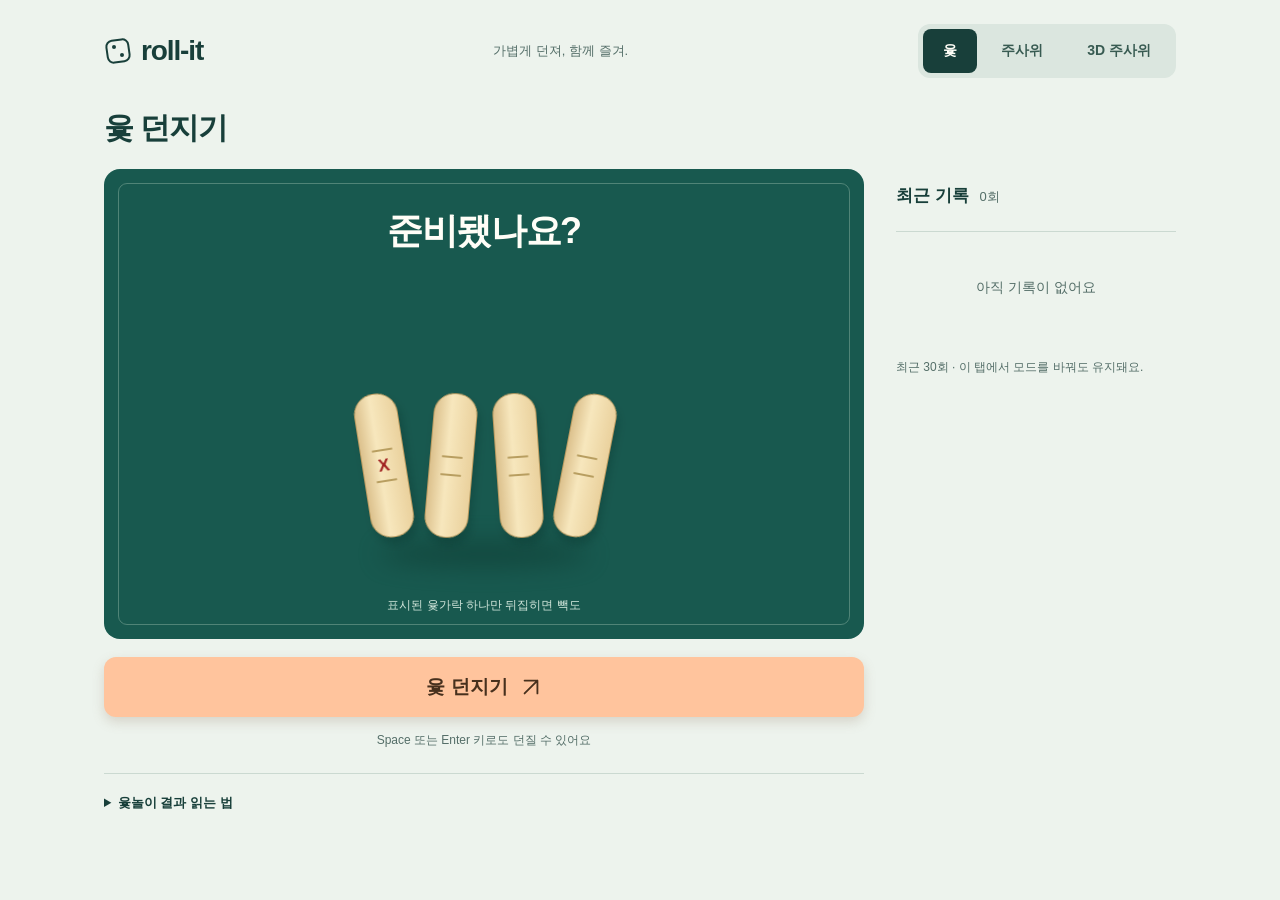
<file: index.html>
<!DOCTYPE html>
<html lang="ko">
<head>
<meta charset="UTF-8">
<meta name="viewport" content="width=device-width, initial-scale=1, viewport-fit=cover">
<meta name="theme-color" content="#edf3ed">
<meta name="apple-mobile-web-app-capable" content="yes">
<title>윷 던지기 · roll-it</title>
<style>
:root {
    color-scheme:light;
    --ink:#183f3a;
    --muted:#546e68;
    --paper:#edf3ed;
    --table:#18594f;
    --table-deep:#12493f;
    --accent:#ffc49d;
    --line:#cbd9d1;
    --white:#fffef7;
}
* {
    box-sizing:border-box;
    margin:0;
    padding:0;
}
body {
    min-height:100dvh;
    background:var(--paper);
    color:var(--ink);
    font-family:-apple-system,BlinkMacSystemFont,'Apple SD Gothic Neo','Malgun Gothic',sans-serif;
    -webkit-tap-highlight-color:transparent;
}
button,a,summary {
    touch-action:manipulation;
}
button {
    font:inherit;
    cursor:pointer;
}
button:disabled {
    cursor:wait;
    opacity:.55;
}
button,a,summary {
    outline-offset:5px;
}
button:focus-visible,a:focus-visible,summary:focus-visible {
    outline:3px solid #bb4e27;
}
::selection {
    background:#ffc49d;
    color:#183f3a;
}
* {
    scrollbar-color:#73958b transparent;
    scrollbar-width:thin;
}
.container {
    width:min(1120px,100%);
    margin:auto;
    padding:24px 24px max(28px,env(safe-area-inset-bottom));
}
.site-header {
    display:flex;
    align-items:center;
    justify-content:space-between;
    margin-bottom:30px;
    gap:20px;
}
.brand {
    font-size:28px;
    font-weight:850;
    letter-spacing:-.04em;
    text-decoration:none;
    color:var(--ink);
    display:flex;
    align-items:center;
    gap:9px;
}
.brand svg {
    width:28px;
    height:28px;
}
.brand-note {
    font-size:13px;
    color:var(--muted);
}
.mode-nav {
    display:flex;
    gap:4px;
    padding:5px;
    background:#dbe6df;
    border-radius:12px;
}
.mode-nav a {
    min-height:44px;
    display:flex;
    align-items:center;
    justify-content:center;
    padding:0 20px;
    border-radius:8px;
    text-decoration:none;
    color:#385b52;
    font-size:14px;
    font-weight:650;
}
.mode-nav .nav-active {
    background:var(--ink);
    color:var(--white);
}
.mode-nav a:hover:not(.nav-active) {
    background:#ccdcd2;
}
.page-heading {
    display:flex;
    align-items:baseline;
    gap:14px;
    margin-bottom:20px;
}
.page-heading h1 {
    font-size:30px;
    letter-spacing:-.035em;
    font-weight:800;
}
.page-heading p {
    color:var(--muted);
    font-size:14px;
    line-height:1.5;
}
.workspace {
    display:grid;
    grid-template-columns:minmax(0,1fr) 280px;
    gap:32px;
    align-items:start;
}
.play-panel {
    min-width:0;
}
.play-field {
    position:relative;
    background:var(--table);
    border-radius:16px;
    min-height:470px;
    overflow:hidden;
    color:var(--white);
    display:flex;
    flex-direction:column;
    align-items:center;
    padding:32px 20px 24px;
}
.play-field::after {
    content:'';
    position:absolute;
    inset:14px;
    border:1px solid #508477;
    border-radius:9px;
    pointer-events:none;
}
#result-area {
    position:relative;
    z-index:1;
    text-align:center;
    min-height:128px;
    display:flex;
    flex-direction:column;
    align-items:center;
    justify-content:center;
    gap:8px;
}
#result-name {
    font-size:64px;
    font-weight:800;
    line-height:1.08;
    letter-spacing:-.04em;
    color:var(--white);
}
#result-name.clr-ready {
    font-size:36px;
}
#result-desc {
    color:#d1e6db;
    font-size:15px;
    min-height:23px;
}
#result-extra {
    visibility:hidden;
    color:#183f3a;
    background:#ffc49d;
    border-radius:6px;
    padding:5px 12px;
    font-size:13px;
    font-weight:750;
    min-height:27px;
}
#result-extra.show {
    visibility:visible;
}
.clr-special,.clr-double {
    color:#ffd0a8!important;
}
.history-item .clr-special,.history-item .clr-double {
    color:#9b3e16!important;
}
.clr-back {
    color:#b4d9ff!important;
}
.history-item .clr-back {
    color:#285881!important;
}
#sticks-area,#dice-area {
    display:flex;
    flex:1;
    align-items:center;
    justify-content:center;
    gap:23px;
    width:100%;
    min-height:235px;
    padding:30px 0 24px;
    position:relative;
    z-index:1;
}
#sticks-area::after,#dice-area::after {
    content:'';
    position:absolute;
    bottom:30px;
    width:210px;
    height:24px;
    border-radius:50%;
    background:#0e3b32;
    filter:blur(12px);
    opacity:.6;
    z-index:-1;
}
.field-caption {
    color:#d1e6db;
    font-size:12px;
    position:relative;
    z-index:1;
    line-height:1.6;
    text-align:center;
}
.controls {
    padding-top:18px;
}
.control-row {
    display:flex;
    align-items:center;
    justify-content:space-between;
    gap:12px;
    margin-bottom:12px;
}
.control-label,.dice-label {
    font-size:14px;
    font-weight:650;
}
.choice-group {
    display:flex;
    gap:5px;
    background:#dbe6df;
    padding:4px;
    border-radius:10px;
}
.toggle-btn,.count-btn,.sides-btn {
    min-width:44px;
    min-height:44px;
    padding:8px 13px;
    border:0;
    border-radius:7px;
    background:transparent;
    color:var(--ink);
    font-size:14px;
    font-weight:650;
}
.toggle-btn.active,.count-btn.active,.sides-btn.active {
    background:var(--ink);
    color:var(--white);
}
#throw-btn,#roll-btn {
    min-height:60px;
    width:100%;
    display:flex;
    align-items:center;
    justify-content:center;
    gap:12px;
    border:0;
    border-radius:12px;
    background:var(--accent);
    color:#47301d;
    font-size:19px;
    font-weight:800;
    box-shadow:0 5px 12px #947b6340;
    transition:background .18s,transform .18s,box-shadow .18s;
}
#throw-btn:hover:not(:disabled),#roll-btn:hover:not(:disabled) {
    background:#ffd5b8;
}
#throw-btn:active:not(:disabled),#roll-btn:active:not(:disabled) {
    transform:translateY(4px);
    box-shadow:0 2px 5px #947b632e;
}
.action-arrow {
    font-size:24px;
    font-weight:400;
}
.keyboard-hint {
    text-align:center;
    color:var(--muted);
    font-size:12px;
    margin:15px 0 0;
}
#history-section {
    padding:4px 0;
    min-width:0;
}
.history-header {
    display:flex;
    align-items:center;
    justify-content:space-between;
    gap:8px;
    padding-bottom:14px;
    border-bottom:1px solid var(--line);
}
.history-header h2 {
    font-size:17px;
    font-weight:750;
}
.history-header span {
    font-size:13px;
    font-weight:500;
    color:var(--muted);
    margin-left:6px;
}
#clear-btn {
    min-height:44px;
    padding:8px 0 8px 12px;
    border:0;
    background:transparent;
    color:var(--muted);
    font-size:13px;
}
#clear-btn:hover {
    color:#9b3e16;
}
#history-list {
    max-height:455px;
    overflow:auto;
}
.history-item {
    display:flex;
    align-items:center;
    gap:10px;
    min-height:62px;
    border-bottom:1px solid var(--line);
    font-variant-numeric:tabular-nums;
}
.hist-num {
    font-size:12px;
    color:var(--muted);
    min-width:22px;
}
.hist-name {
    font-size:19px;
    font-weight:800;
    min-width:40px;
}
.hist-desc {
    font-size:12px;
    color:var(--muted);
    flex:1;
}
.hist-sticks {
    display:flex;
    gap:3px;
}
.mini-stick {
    width:6px;
    height:22px;
    border-radius:3px;
}
.mini-flat {
    background:#d6ba7e;
}
.mini-round {
    background:#735331;
}
.history-empty {
    padding:42px 8px;
    text-align:center;
    color:var(--muted);
    font-size:14px;
    line-height:1.9;
}
.history-note {
    font-size:12px;
    color:var(--muted);
    margin-top:14px;
    line-height:1.7;
}
.hist-values {
    display:flex;
    gap:4px;
    align-items:center;
    flex-wrap:wrap;
}
.mini-die {
    display:grid;
    place-items:center;
    min-width:28px;
    height:28px;
    background:#dbe6df;
    border-radius:5px;
    color:var(--ink);
    font-weight:700;
    font-size:14px;
}
.hist-plus {
    font-size:12px;
    color:var(--muted);
}
.hist-sum {
    margin-left:auto;
    font-weight:800;
    font-size:18px;
}
.hist-kind {
    font-size:11px;
    color:var(--muted);
}
.rules {
    border-top:1px solid var(--line);
    margin-top:24px;
    padding-top:5px;
    color:var(--muted);
    font-size:13px;
    line-height:1.8;
}
.rules summary {
    cursor:pointer;
    min-height:44px;
    padding:12px 0;
    color:var(--ink);
    font-weight:650;
}
.rules p {
    padding-bottom:12px;
}
.result-pop {
    animation:resultPop .35s cubic-bezier(.16,1,.3,1);
}
@keyframes resultPop {
    0% {
        transform:translateY(10px) scale(.92);
    }
    100% {
        transform:translateY(0) scale(1);
    }
}
@media(max-width:760px) {
    .container {
        padding:18px 18px max(28px,env(safe-area-inset-bottom));
    }
    .site-header {
        flex-wrap:wrap;
        gap:18px;
        margin-bottom:25px;
    }
    .brand {
        font-size:26px;
    }
    .brand-note {
        font-size:12px;
    }
    .mode-nav {
        order:3;
        width:100%;
    }
    .mode-nav a {
        flex:1;
        padding:0 8px;
    }
    .page-heading {
        align-items:flex-start;
        flex-direction:column;
        gap:5px;
        margin-bottom:18px;
    }
    .page-heading h1 {
        font-size:26px;
    }
    .page-heading p {
        font-size:13px;
    }
    .workspace {
        grid-template-columns:1fr;
        gap:30px;
    }
    .play-field {
        min-height:350px;
        padding:24px 18px 20px;
    }
    #result-area {
        min-height:110px;
    }
    #result-name {
        font-size:56px;
    }
    #sticks-area,#dice-area {
        min-height:175px;
        gap:18px;
        padding:24px 0 18px;
    }
    .controls {
        padding-top:16px;
    }
    .keyboard-hint {
        display:none;
    }
    #history-list {
        max-height:280px;
    }
    .history-empty {
        padding:25px 8px;
    }
    .history-note {
        margin-top:8px;
    }
}
@media(min-width:761px) and (max-width:950px) {
    .workspace {
        grid-template-columns:minmax(0,1fr) 245px;
        gap:24px;
    }
    .container {
        padding:24px;
    }
    .play-field {
        min-height:480px;
    }
    .mode-nav a {
        padding:0 14px;
    }
}
@media(prefers-reduced-motion:reduce) {
    *,*::before,*::after {
        animation-duration:.001ms!important;
        animation-delay:0ms!important;
        transition:none!important;
        scroll-behavior:auto!important;
    }
}
.stick-wrapper {
    perspective: 600px;
}
.stick-inner {
    width: 42px;
    height: 140px;
    position: relative;
    transform-style: preserve-3d;
}
.stick-face {
    position: absolute;
    width: 100%;
    height: 100%;
    border-radius: 21px;
    backface-visibility: hidden;
    display: flex;
    flex-direction: column;
    align-items: center;
    justify-content: center;
    gap: 0;
}
/* Flat side */
        .stick-front {
    background: linear-gradient(180deg, #F2E6CC 0%, #E6D4A8 30%, #DECB98 50%, #E6D4A8 70%, #F2E6CC 100%);
    border: 2px solid #C8B078;
}
.stick-front .line {
    width: 50%;
    height: 2px;
    background: #B89E60;
    border-radius: 1px;
}
.stick-front .spacer {
    height: 16px;
}
.stick-marked .stick-front .x-mark {
    font-size: 17px;
    font-weight: 900;
    color: #A02020;
    line-height: 1;
    margin: 6px 0;
}
/* Round side */
        .stick-back {
    background: radial-gradient(ellipse 70% 100% at 50% 50%, #C8A048, #A07828 40%, #785818 80%, #604810 100%);
    border: 2px solid #504010;
    transform: rotateX(180deg);
}
/* Animations */
        @keyframes throwToFlat {
    0% {
        transform: translateY(0) rotateX(0deg);
    }
    15% {
        transform: translateY(-70px) rotateX(360deg);
    }
    35% {
        transform: translateY(-45px) rotateX(720deg);
    }
    55% {
        transform: translateY(-15px) rotateX(1080deg);
    }
    75% {
        transform: translateY(-3px) rotateX(1440deg);
    }
    90% {
        transform: translateY(3px) rotateX(1440deg);
    }
    100% {
        transform: translateY(0) rotateX(1440deg);
    }
}
@keyframes throwToRound {
    0% {
        transform: translateY(0) rotateX(0deg);
    }
    15% {
        transform: translateY(-70px) rotateX(360deg);
    }
    35% {
        transform: translateY(-45px) rotateX(720deg);
    }
    55% {
        transform: translateY(-15px) rotateX(1080deg);
    }
    75% {
        transform: translateY(-3px) rotateX(1620deg);
    }
    90% {
        transform: translateY(3px) rotateX(1620deg);
    }
    100% {
        transform: translateY(0) rotateX(1620deg);
    }
}
.throw-flat {
    animation: throwToFlat var(--dur, 0.85s) cubic-bezier(0.22, 1, 0.36, 1) forwards;
}
.throw-round {
    animation: throwToRound var(--dur, 0.85s) cubic-bezier(0.22, 1, 0.36, 1) forwards;
}
.stick-inner {
    width:44px;
    height:145px;
}
.stick-front {
    background:linear-gradient(90deg,#dcc18d,#f7e7bd 40%,#ead19d);
    border:1px solid #b89a60;
    box-shadow:3px 7px 9px #082f294d;
}
.stick-back {
    border:1px solid #684722;
}
.stick-wrapper:nth-child(1) {
    rotate:-9deg;
}
.stick-wrapper:nth-child(2) {
    rotate:5deg;
}
.stick-wrapper:nth-child(3) {
    rotate:-4deg;
}
.stick-wrapper:nth-child(4) {
    rotate:11deg;
}
@media(max-width:760px) {
    .stick-inner {
        width:36px;
        height:119px;
    }
}
</style>
</head>
<body>
<div class="container">
<header class="site-header">
<a class="brand" href="index.html" aria-label="roll-it 홈">
<svg viewBox="0 0 28 28" fill="none" aria-hidden="true">
<rect x="3" y="3" width="22" height="22" rx="6" stroke="currentColor" stroke-width="2" transform="rotate(-8 14 14)"/>
<circle cx="10" cy="10" r="2" fill="currentColor"/>
<circle cx="18" cy="18" r="2" fill="currentColor"/>
</svg>roll-it</a>
<span class="brand-note">가볍게 던져, 함께 즐겨.</span>
<nav class="mode-nav" aria-label="놀이 선택">
<a href="index.html" class="nav-active" aria-current="page">윷</a>
<a href="dice.html">주사위</a>
<a href="dice-3d/">3D 주사위</a>
</nav>
</header>
<main>
<div class="page-heading">
<h1>윷 던지기</h1>
</div>
<div class="workspace">
<section class="play-panel" aria-label="윷 던지기">
<div class="play-field">
<div id="result-area" aria-live="polite" aria-atomic="true">
<div id="result-name" class="clr-ready">준비됐나요?</div>
<div id="result-desc"></div>
<div id="result-extra">한 번 더 던져요!</div>
</div>
<div id="sticks-area" aria-hidden="true">
</div>
<p class="field-caption">표시된 윷가락 하나만 뒤집히면 빽도</p>
</div>
<div class="controls">
<button type="button" id="throw-btn">윷 던지기 <svg width="22" height="22" viewBox="0 0 24 24" fill="none" aria-hidden="true">
<path d="M5 19 19 5M5 5h14v14" stroke="currentColor" stroke-width="2" stroke-linecap="round" stroke-linejoin="round"/>
</svg>
</button>
</div>
<p class="keyboard-hint">Space 또는 Enter 키로도 던질 수 있어요</p>
<details class="rules">
<summary>윷놀이 결과 읽는 법</summary>
<p>도 1칸 · 개 2칸 · 걸 3칸 · 윷 4칸 · 모 5칸.<br>윷과 모는 한 번 더 던져요. X가 표시된 윷가락만 평평한 면이면 빽도, 한 칸 뒤로 가요.</p>
</details>
</section>
<aside id="history-section" aria-label="최근 던지기 기록">
<div class="history-header">
<h2>최근 기록 <span id="history-count">0회</span>
</h2>
<button type="button" id="clear-btn" style="visibility:hidden">기록 지우기</button>
</div>
<div id="history-list">
<div class="history-empty">아직 기록이 없어요</div>
</div>
<p class="history-note">최근 30회 · 이 탭에서 모드를 바꿔도 유지돼요.</p>
<p id="storage-note" class="history-note" role="status">
</p>
</aside>
</div>
</main>
</div><script>
        const FLAT_PROB = 0.4;
        const reducedMotion = matchMedia('(prefers-reduced-motion: reduce)');
        const ANIM_MS = 950;
        const STAGGER_MS = 60;

        let throwCount = 0;
        let busy = false;
        const hist = [];
        const STORAGE_KEY = 'roll-it:yut:v1';

        const $ = function(id) { return document.getElementById(id); };
        const sticksArea = $('sticks-area');
        const resultName = $('result-name');
        const resultDesc = $('result-desc');
        const resultExtra = $('result-extra');
        const throwBtn = $('throw-btn');
        const historyList = $('history-list');
        const clearBtn = $('clear-btn');

        function el(tag, cls, text) {
            var e = document.createElement(tag);
            if (cls) e.className = cls;
            if (text) e.textContent = text;
            return e;
        }

        function initSticks() {
            for (let i = 0; i < 4; i++) {
                const wrapper = el('div', 'stick-wrapper');
                const inner = el('div', 'stick-inner');
                const front = el('div', 'stick-face stick-front');

                if (i === 0) {
                    wrapper.classList.add('stick-marked');
                    front.appendChild(el('div', 'line'));
                    front.appendChild(el('span', 'x-mark', 'X'));
                    front.appendChild(el('div', 'line'));
                } else {
                    front.appendChild(el('div', 'line'));
                    front.appendChild(el('div', 'spacer'));
                    front.appendChild(el('div', 'line'));
                }

                const back = el('div', 'stick-face stick-back');

                inner.append(front, back);
                wrapper.appendChild(inner);
                sticksArea.appendChild(wrapper);
            }
        }

        function roll() {
            var sticks = Array.from({ length: 4 }, function() {
                return Math.random() < FLAT_PROB;
            });
            return { sticks: sticks, result: resultForSticks(sticks) };
        }

        function resultForSticks(sticks) {
            var flat = sticks.filter(Boolean).length;

            var table = {
                0: { name: '모', desc: '5칸 이동', extra: true, type: 'special' },
                2: { name: '개', desc: '2칸 이동', extra: false, type: 'normal' },
                3: { name: '걸', desc: '3칸 이동', extra: false, type: 'normal' },
                4: { name: '윷', desc: '4칸 이동', extra: true, type: 'special' },
            };

            if (flat === 1) {
                return sticks[0]
                        ? { name: '빽도', desc: '1칸 후퇴', extra: false, type: 'back' }
                        : { name: '도', desc: '1칸 이동', extra: false, type: 'normal' };
            }

            return table[flat];
        }

        function doThrow() {
            if (busy) return;
            busy = true;
            throwBtn.disabled = true;
            throwBtn.textContent = '던지는 중…';
            clearBtn.disabled = true;
            $('result-area').setAttribute('aria-busy', 'true');

            var data = roll();
            var sticks = data.sticks;
            var result = data.result;
            throwCount++;

            var inners = sticksArea.querySelectorAll('.stick-inner');
            var wrappers = sticksArea.querySelectorAll('.stick-wrapper');

            wrappers.forEach(function(w) {
                w.style.transition = 'none';
                w.style.transform = '';
            });

            inners.forEach(function(e) {
                e.className = 'stick-inner';
                void e.offsetHeight;
            });

            resultName.textContent = '두근두근';
            resultName.className = '';
            resultDesc.textContent = '';
            resultExtra.classList.remove('show');

            requestAnimationFrame(function() {
                inners.forEach(function(e, i) {
                    e.style.setProperty('--dur', (reducedMotion.matches ? 1 : 800 + Math.random() * 150) + 'ms');
                    setTimeout(function() {
                        e.classList.add(sticks[i] ? 'throw-flat' : 'throw-round');
                    }, reducedMotion.matches ? 0 : i * STAGGER_MS);
                });

                var finishAt = reducedMotion.matches ? 30 : ANIM_MS + 3 * STAGGER_MS + 50;

                setTimeout(function() {
                    wrappers.forEach(function(w) {
                        w.style.transition = 'transform 0.4s ease-out';
                        var r = (Math.random() - 0.5) * 14;
                        var x = (Math.random() - 0.5) * 10;
                        var y = (Math.random() - 0.5) * 6;
                        w.style.transform = 'rotate(' + r + 'deg) translate(' + x + 'px, ' + y + 'px)';
                    });

                    var colors = { special: 'clr-special', back: 'clr-back', normal: 'clr-normal' };
                    resultName.textContent = result.name;
                    resultName.className = colors[result.type] + ' result-pop';
                    resultDesc.textContent = result.desc;

                    if (result.extra) resultExtra.classList.add('show');

                    if (navigator.vibrate) {
                        navigator.vibrate(result.extra ? [40, 20, 40] : 25);
                    }

                    pushHistory(sticks, result);

                    busy = false;
                    throwBtn.disabled = false;
                    throwBtn.textContent = '다시 던지기';
                    clearBtn.disabled = false;
                    $('result-area').setAttribute('aria-busy', 'false');
                }, finishAt);
            });
        }

        function pushHistory(sticks, result) {
            hist.unshift({ sticks: sticks, result: result, num: throwCount });
            hist.splice(30);
            saveHistory();
            renderHistory();
        }

        function renderHistory() {
            historyList.textContent = '';
            $('history-count').textContent = hist.length + '회';

            if (!hist.length) {
                historyList.appendChild(el('div', 'history-empty', '아직 기록이 없어요'));
                clearBtn.style.visibility = 'hidden';
                return;
            }

            clearBtn.style.visibility = 'visible';
            var colors = { special: 'clr-special', back: 'clr-back', normal: '' };

            hist.slice(0, 30).forEach(function(h) {
                var item = el('div', 'history-item');

                item.appendChild(el('span', 'hist-num', String(h.num)));

                var nameEl = el('span', 'hist-name', h.result.name);
                if (colors[h.result.type]) nameEl.classList.add(colors[h.result.type]);
                item.appendChild(nameEl);

                item.appendChild(el('span', 'hist-desc', h.result.desc));

                var sticksDiv = el('div', 'hist-sticks');
                h.sticks.forEach(function(f) {
                    sticksDiv.appendChild(el('div', 'mini-stick ' + (f ? 'mini-flat' : 'mini-round')));
                });
                item.appendChild(sticksDiv);

                historyList.appendChild(item);
            });
        }

        function clearAll() {
            hist.length = 0;
            throwCount = 0;
            saveHistory();
            renderHistory();
        }

        throwBtn.addEventListener('click', doThrow);
        clearBtn.addEventListener('click', clearAll);

        document.addEventListener('keydown', function(e) {
            if ((e.code === 'Space' || e.code === 'Enter') && document.activeElement === document.body) {
                e.preventDefault();
                doThrow();
            }
        });


        function saveHistory() {
            try { sessionStorage.setItem(STORAGE_KEY, JSON.stringify(hist)); }
            catch { $('storage-note').textContent = '이 브라우저에서는 이동 후 기록을 유지할 수 없어요.'; }
        }
        function readHistory() {
            try {
                const saved = JSON.parse(sessionStorage.getItem(STORAGE_KEY) || '[]');
                return Array.isArray(saved) ? saved.slice(0, 30) : [];
            } catch { return []; }
        }

        for (const h of readHistory()) {
            if (h && Array.isArray(h.sticks) && h.sticks.length === 4 && h.sticks.every(v => typeof v === 'boolean') && Number.isSafeInteger(h.num) && h.num > 0) {
                hist.push({sticks:h.sticks, result:resultForSticks(h.sticks), num:h.num});
            }
        }
        throwCount = Math.max(0, ...hist.map(h => h.num));
        renderHistory();
        initSticks();
    </script></body></html>
</file>
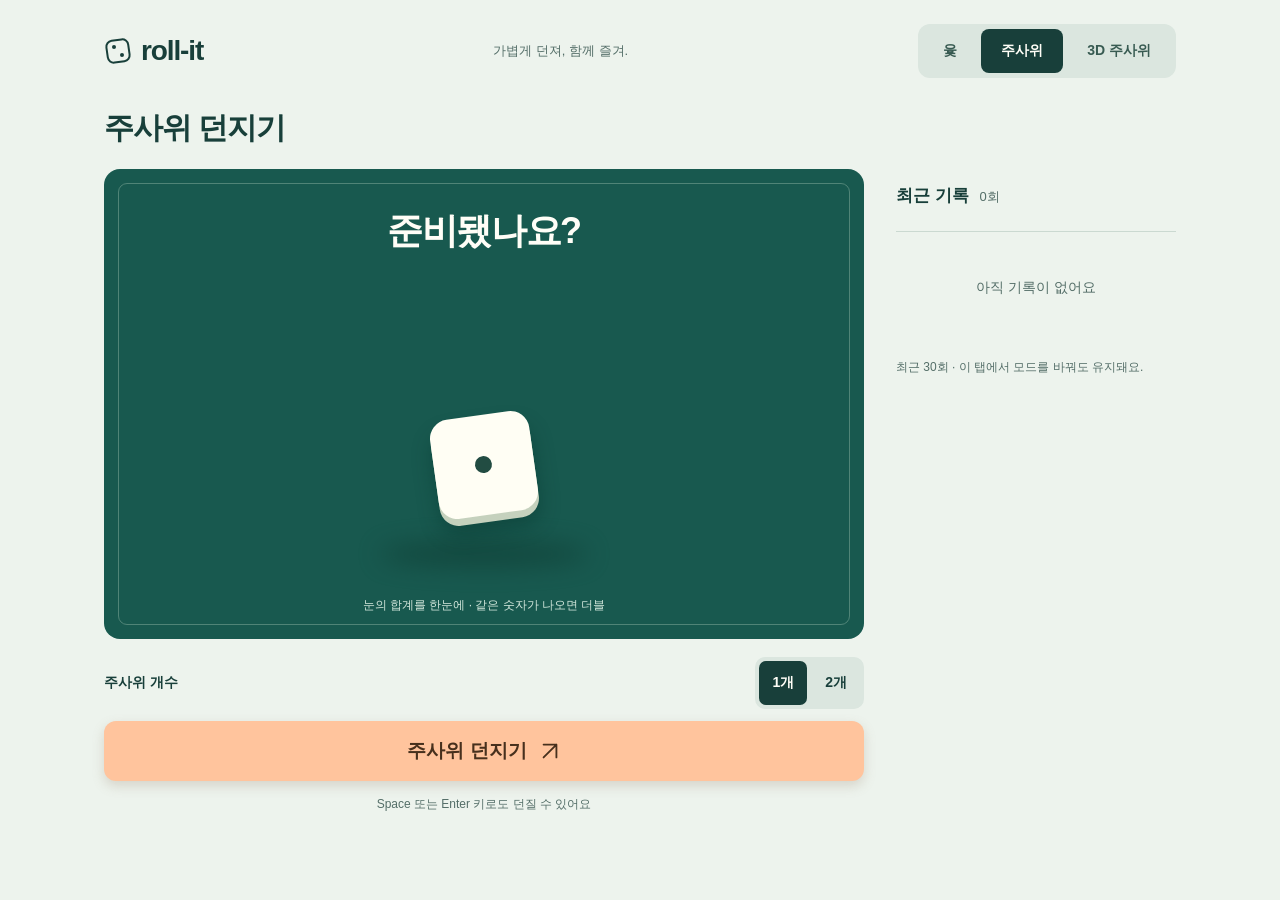
<file: dice.html>
<!DOCTYPE html>
<html lang="ko">
<head>
<meta charset="UTF-8">
<meta name="viewport" content="width=device-width, initial-scale=1, viewport-fit=cover">
<meta name="theme-color" content="#edf3ed">
<meta name="apple-mobile-web-app-capable" content="yes">
<title>주사위 던지기 · roll-it</title>
<style>
:root {
    color-scheme:light;
    --ink:#183f3a;
    --muted:#546e68;
    --paper:#edf3ed;
    --table:#18594f;
    --table-deep:#12493f;
    --accent:#ffc49d;
    --line:#cbd9d1;
    --white:#fffef7;
}
* {
    box-sizing:border-box;
    margin:0;
    padding:0;
}
body {
    min-height:100dvh;
    background:var(--paper);
    color:var(--ink);
    font-family:-apple-system,BlinkMacSystemFont,'Apple SD Gothic Neo','Malgun Gothic',sans-serif;
    -webkit-tap-highlight-color:transparent;
}
button,a,summary {
    touch-action:manipulation;
}
button {
    font:inherit;
    cursor:pointer;
}
button:disabled {
    cursor:wait;
    opacity:.55;
}
button,a,summary {
    outline-offset:5px;
}
button:focus-visible,a:focus-visible,summary:focus-visible {
    outline:3px solid #bb4e27;
}
::selection {
    background:#ffc49d;
    color:#183f3a;
}
* {
    scrollbar-color:#73958b transparent;
    scrollbar-width:thin;
}
.container {
    width:min(1120px,100%);
    margin:auto;
    padding:24px 24px max(28px,env(safe-area-inset-bottom));
}
.site-header {
    display:flex;
    align-items:center;
    justify-content:space-between;
    margin-bottom:30px;
    gap:20px;
}
.brand {
    font-size:28px;
    font-weight:850;
    letter-spacing:-.04em;
    text-decoration:none;
    color:var(--ink);
    display:flex;
    align-items:center;
    gap:9px;
}
.brand svg {
    width:28px;
    height:28px;
}
.brand-note {
    font-size:13px;
    color:var(--muted);
}
.mode-nav {
    display:flex;
    gap:4px;
    padding:5px;
    background:#dbe6df;
    border-radius:12px;
}
.mode-nav a {
    min-height:44px;
    display:flex;
    align-items:center;
    justify-content:center;
    padding:0 20px;
    border-radius:8px;
    text-decoration:none;
    color:#385b52;
    font-size:14px;
    font-weight:650;
}
.mode-nav .nav-active {
    background:var(--ink);
    color:var(--white);
}
.mode-nav a:hover:not(.nav-active) {
    background:#ccdcd2;
}
.page-heading {
    display:flex;
    align-items:baseline;
    gap:14px;
    margin-bottom:20px;
}
.page-heading h1 {
    font-size:30px;
    letter-spacing:-.035em;
    font-weight:800;
}
.page-heading p {
    color:var(--muted);
    font-size:14px;
    line-height:1.5;
}
.workspace {
    display:grid;
    grid-template-columns:minmax(0,1fr) 280px;
    gap:32px;
    align-items:start;
}
.play-panel {
    min-width:0;
}
.play-field {
    position:relative;
    background:var(--table);
    border-radius:16px;
    min-height:470px;
    overflow:hidden;
    color:var(--white);
    display:flex;
    flex-direction:column;
    align-items:center;
    padding:32px 20px 24px;
}
.play-field::after {
    content:'';
    position:absolute;
    inset:14px;
    border:1px solid #508477;
    border-radius:9px;
    pointer-events:none;
}
#result-area {
    position:relative;
    z-index:1;
    text-align:center;
    min-height:128px;
    display:flex;
    flex-direction:column;
    align-items:center;
    justify-content:center;
    gap:8px;
}
#result-name {
    font-size:64px;
    font-weight:800;
    line-height:1.08;
    letter-spacing:-.04em;
    color:var(--white);
}
#result-name.clr-ready {
    font-size:36px;
}
#result-desc {
    color:#d1e6db;
    font-size:15px;
    min-height:23px;
}
#result-extra {
    visibility:hidden;
    color:#183f3a;
    background:#ffc49d;
    border-radius:6px;
    padding:5px 12px;
    font-size:13px;
    font-weight:750;
    min-height:27px;
}
#result-extra.show {
    visibility:visible;
}
.clr-special,.clr-double {
    color:#ffd0a8!important;
}
.history-item .clr-special,.history-item .clr-double {
    color:#9b3e16!important;
}
.clr-back {
    color:#b4d9ff!important;
}
.history-item .clr-back {
    color:#285881!important;
}
#sticks-area,#dice-area {
    display:flex;
    flex:1;
    align-items:center;
    justify-content:center;
    gap:23px;
    width:100%;
    min-height:235px;
    padding:30px 0 24px;
    position:relative;
    z-index:1;
}
#sticks-area::after,#dice-area::after {
    content:'';
    position:absolute;
    bottom:30px;
    width:210px;
    height:24px;
    border-radius:50%;
    background:#0e3b32;
    filter:blur(12px);
    opacity:.6;
    z-index:-1;
}
.field-caption {
    color:#d1e6db;
    font-size:12px;
    position:relative;
    z-index:1;
    line-height:1.6;
    text-align:center;
}
.controls {
    padding-top:18px;
}
.control-row {
    display:flex;
    align-items:center;
    justify-content:space-between;
    gap:12px;
    margin-bottom:12px;
}
.control-label,.dice-label {
    font-size:14px;
    font-weight:650;
}
.choice-group {
    display:flex;
    gap:5px;
    background:#dbe6df;
    padding:4px;
    border-radius:10px;
}
.toggle-btn,.count-btn,.sides-btn {
    min-width:44px;
    min-height:44px;
    padding:8px 13px;
    border:0;
    border-radius:7px;
    background:transparent;
    color:var(--ink);
    font-size:14px;
    font-weight:650;
}
.toggle-btn.active,.count-btn.active,.sides-btn.active {
    background:var(--ink);
    color:var(--white);
}
#throw-btn,#roll-btn {
    min-height:60px;
    width:100%;
    display:flex;
    align-items:center;
    justify-content:center;
    gap:12px;
    border:0;
    border-radius:12px;
    background:var(--accent);
    color:#47301d;
    font-size:19px;
    font-weight:800;
    box-shadow:0 5px 12px #947b6340;
    transition:background .18s,transform .18s,box-shadow .18s;
}
#throw-btn:hover:not(:disabled),#roll-btn:hover:not(:disabled) {
    background:#ffd5b8;
}
#throw-btn:active:not(:disabled),#roll-btn:active:not(:disabled) {
    transform:translateY(4px);
    box-shadow:0 2px 5px #947b632e;
}
.action-arrow {
    font-size:24px;
    font-weight:400;
}
.keyboard-hint {
    text-align:center;
    color:var(--muted);
    font-size:12px;
    margin:15px 0 0;
}
#history-section {
    padding:4px 0;
    min-width:0;
}
.history-header {
    display:flex;
    align-items:center;
    justify-content:space-between;
    gap:8px;
    padding-bottom:14px;
    border-bottom:1px solid var(--line);
}
.history-header h2 {
    font-size:17px;
    font-weight:750;
}
.history-header span {
    font-size:13px;
    font-weight:500;
    color:var(--muted);
    margin-left:6px;
}
#clear-btn {
    min-height:44px;
    padding:8px 0 8px 12px;
    border:0;
    background:transparent;
    color:var(--muted);
    font-size:13px;
}
#clear-btn:hover {
    color:#9b3e16;
}
#history-list {
    max-height:455px;
    overflow:auto;
}
.history-item {
    display:flex;
    align-items:center;
    gap:10px;
    min-height:62px;
    border-bottom:1px solid var(--line);
    font-variant-numeric:tabular-nums;
}
.hist-num {
    font-size:12px;
    color:var(--muted);
    min-width:22px;
}
.hist-name {
    font-size:19px;
    font-weight:800;
    min-width:40px;
}
.hist-desc {
    font-size:12px;
    color:var(--muted);
    flex:1;
}
.hist-sticks {
    display:flex;
    gap:3px;
}
.mini-stick {
    width:6px;
    height:22px;
    border-radius:3px;
}
.mini-flat {
    background:#d6ba7e;
}
.mini-round {
    background:#735331;
}
.history-empty {
    padding:42px 8px;
    text-align:center;
    color:var(--muted);
    font-size:14px;
    line-height:1.9;
}
.history-note {
    font-size:12px;
    color:var(--muted);
    margin-top:14px;
    line-height:1.7;
}
.hist-values {
    display:flex;
    gap:4px;
    align-items:center;
    flex-wrap:wrap;
}
.mini-die {
    display:grid;
    place-items:center;
    min-width:28px;
    height:28px;
    background:#dbe6df;
    border-radius:5px;
    color:var(--ink);
    font-weight:700;
    font-size:14px;
}
.hist-plus {
    font-size:12px;
    color:var(--muted);
}
.hist-sum {
    margin-left:auto;
    font-weight:800;
    font-size:18px;
}
.hist-kind {
    font-size:11px;
    color:var(--muted);
}
.rules {
    border-top:1px solid var(--line);
    margin-top:24px;
    padding-top:5px;
    color:var(--muted);
    font-size:13px;
    line-height:1.8;
}
.rules summary {
    cursor:pointer;
    min-height:44px;
    padding:12px 0;
    color:var(--ink);
    font-weight:650;
}
.rules p {
    padding-bottom:12px;
}
.result-pop {
    animation:resultPop .35s cubic-bezier(.16,1,.3,1);
}
@keyframes resultPop {
    0% {
        transform:translateY(10px) scale(.92);
    }
    100% {
        transform:translateY(0) scale(1);
    }
}
@media(max-width:760px) {
    .container {
        padding:18px 18px max(28px,env(safe-area-inset-bottom));
    }
    .site-header {
        flex-wrap:wrap;
        gap:18px;
        margin-bottom:25px;
    }
    .brand {
        font-size:26px;
    }
    .brand-note {
        font-size:12px;
    }
    .mode-nav {
        order:3;
        width:100%;
    }
    .mode-nav a {
        flex:1;
        padding:0 8px;
    }
    .page-heading {
        align-items:flex-start;
        flex-direction:column;
        gap:5px;
        margin-bottom:18px;
    }
    .page-heading h1 {
        font-size:26px;
    }
    .page-heading p {
        font-size:13px;
    }
    .workspace {
        grid-template-columns:1fr;
        gap:30px;
    }
    .play-field {
        min-height:350px;
        padding:24px 18px 20px;
    }
    #result-area {
        min-height:110px;
    }
    #result-name {
        font-size:56px;
    }
    #sticks-area,#dice-area {
        min-height:175px;
        gap:18px;
        padding:24px 0 18px;
    }
    .controls {
        padding-top:16px;
    }
    .keyboard-hint {
        display:none;
    }
    #history-list {
        max-height:280px;
    }
    .history-empty {
        padding:25px 8px;
    }
    .history-note {
        margin-top:8px;
    }
}
@media(min-width:761px) and (max-width:950px) {
    .workspace {
        grid-template-columns:minmax(0,1fr) 245px;
        gap:24px;
    }
    .container {
        padding:24px;
    }
    .play-field {
        min-height:480px;
    }
    .mode-nav a {
        padding:0 14px;
    }
}
@media(prefers-reduced-motion:reduce) {
    *,*::before,*::after {
        animation-duration:.001ms!important;
        animation-delay:0ms!important;
        transition:none!important;
        scroll-behavior:auto!important;
    }
}
.die {
    width: 84px;
    height: 84px;
    background: white;
    border-radius: 14px;
    display: grid;
    grid-template: repeat(3, 1fr) / repeat(3, 1fr);
    padding: 12px;
    box-shadow: 0 2px 8px rgba(0, 0, 0, 0.12), 0 1px 2px rgba(0, 0, 0, 0.08);
    transition: box-shadow 0.2s;
}
.die-cell {
    display: flex;
    align-items: center;
    justify-content: center;
}
.dot {
    width: 14px;
    height: 14px;
    background: #2C1810;
    border-radius: 50%;
}
.die.hidden {
    display: none;
}
@keyframes diceShake {
    0% {
        transform: translate(0, 0) rotate(0deg);
    }
    10% {
        transform: translate(-6px, -12px) rotate(-12deg);
    }
    20% {
        transform: translate(8px, -24px) rotate(10deg);
    }
    30% {
        transform: translate(-4px, -32px) rotate(-8deg);
    }
    40% {
        transform: translate(6px, -26px) rotate(14deg);
    }
    50% {
        transform: translate(-8px, -18px) rotate(-10deg);
    }
    60% {
        transform: translate(4px, -10px) rotate(6deg);
    }
    70% {
        transform: translate(-3px, -4px) rotate(-4deg);
    }
    80% {
        transform: translate(2px, -1px) rotate(2deg);
    }
    90% {
        transform: translate(-1px, 0) rotate(-1deg);
    }
    100% {
        transform: translate(0, 0) rotate(0deg);
    }
}
.die.shaking {
    animation: diceShake 0.7s cubic-bezier(0.22, 1, 0.36, 1) forwards;
}
.die {
    width:100px;
    height:100px;
    border-radius:19px;
    background:#fffef4;
    padding:16px;
    box-shadow:0 7px 0 #c5d1bd,0 15px 20px #062f2966;
    rotate:-8deg;
}
.die:nth-child(2) {
    rotate:9deg;
    background:#ffe1ba;
}
.dot {
    background:#224c42;
    width:17px;
    height:17px;
}
@media(max-width:760px) {
    .die {
        width:85px;
        height:85px;
        padding:13px;
    }
    .dot {
        width:14px;
        height:14px;
    }
}
</style>
</head>
<body>
<div class="container">
<header class="site-header">
<a class="brand" href="index.html" aria-label="roll-it 홈">
<svg viewBox="0 0 28 28" fill="none" aria-hidden="true">
<rect x="3" y="3" width="22" height="22" rx="6" stroke="currentColor" stroke-width="2" transform="rotate(-8 14 14)"/>
<circle cx="10" cy="10" r="2" fill="currentColor"/>
<circle cx="18" cy="18" r="2" fill="currentColor"/>
</svg>roll-it</a>
<span class="brand-note">가볍게 던져, 함께 즐겨.</span>
<nav class="mode-nav" aria-label="놀이 선택">
<a href="index.html">윷</a>
<a href="dice.html" class="nav-active" aria-current="page">주사위</a>
<a href="dice-3d/">3D 주사위</a>
</nav>
</header>
<main>
<div class="page-heading">
<h1>주사위 던지기</h1>
</div>
<div class="workspace">
<section class="play-panel" aria-label="주사위 던지기">
<div class="play-field">
<div id="result-area" aria-live="polite" aria-atomic="true">
<div id="result-name" class="clr-ready">준비됐나요?</div>
<div id="result-desc"></div>
<div id="result-extra">더블!</div>
</div>
<div id="dice-area">
<div class="die" id="die-0" role="img" aria-label="주사위 1">
</div>
<div class="die hidden" id="die-1" role="img" aria-label="주사위 1">
</div>
</div>
<p class="field-caption">눈의 합계를 한눈에 · 같은 숫자가 나오면 더블</p>
</div>
<div class="controls">
<div class="control-row">
<span class="control-label" id="count-label">주사위 개수</span>
<div class="choice-group" id="count-toggle" role="group" aria-labelledby="count-label">
<button type="button" class="toggle-btn active" data-count="1" aria-pressed="true">1개</button>
<button type="button" class="toggle-btn" data-count="2" aria-pressed="false">2개</button>
</div>
</div>
<button type="button" id="roll-btn">주사위 던지기 <svg width="22" height="22" viewBox="0 0 24 24" fill="none" aria-hidden="true">
<path d="M5 19 19 5M5 5h14v14" stroke="currentColor" stroke-width="2" stroke-linecap="round" stroke-linejoin="round"/>
</svg>
</button>
</div>
<p class="keyboard-hint">Space 또는 Enter 키로도 던질 수 있어요</p>
</section>
<aside id="history-section" aria-label="최근 던지기 기록">
<div class="history-header">
<h2>최근 기록 <span id="history-count">0회</span>
</h2>
<button type="button" id="clear-btn" style="visibility:hidden">기록 지우기</button>
</div>
<div id="history-list">
<div class="history-empty">아직 기록이 없어요</div>
</div>
<p class="history-note">최근 30회 · 이 탭에서 모드를 바꿔도 유지돼요.</p>
<p id="storage-note" class="history-note" role="status">
</p>
</aside>
</div>
</main>
</div><script>
        var diceCount = 1;
        var rollCount = 0;
        var busy = false;
        var hist = [];

        const reducedMotion = matchMedia('(prefers-reduced-motion: reduce)');
        const STORAGE_KEY = 'roll-it:dice:v1';
        var ANIM_MS = 700;
        var CYCLE_MS = 60;

        var DOT_MAP = {
            1: [5],
            2: [3, 7],
            3: [3, 5, 7],
            4: [1, 3, 7, 9],
            5: [1, 3, 5, 7, 9],
            6: [1, 3, 4, 6, 7, 9]
        };

        var $ = function(id) { return document.getElementById(id); };
        var resultName = $('result-name');
        var resultDesc = $('result-desc');
        var resultExtra = $('result-extra');
        var rollBtn = $('roll-btn');
        var historyList = $('history-list');
        var clearBtn = $('clear-btn');
        var dieEls = [$('die-0'), $('die-1')];
        var toggleBtns = document.querySelectorAll('.toggle-btn');

        function mk(tag, cls, text) {
            var e = document.createElement(tag);
            if (cls) e.className = cls;
            if (text !== undefined) e.textContent = String(text);
            return e;
        }

        function renderDie(container, value) {
            container.textContent = '';
            container.setAttribute('aria-label', '주사위 ' + value);
            const positions = DOT_MAP[value] || [];
            for (let i = 1; i <= 9; i++) {
                const cell = mk('div', 'die-cell');
                if (positions.indexOf(i) !== -1) {
                    cell.appendChild(mk('div', 'dot'));
                }
                container.appendChild(cell);
            }
        }

        function randomFace() {
            return Math.floor(Math.random() * 6) + 1;
        }

        function initDice() {
            renderDie(dieEls[0], 1);
            renderDie(dieEls[1], 1);
        }

        function setDiceCount(n) {
            diceCount = n;
            toggleBtns.forEach(function(btn) {
                btn.classList.toggle('active', Number(btn.dataset.count) === n);
                btn.setAttribute('aria-pressed', String(Number(btn.dataset.count) === n));
            });
            dieEls[1].classList.toggle('hidden', n === 1);
            resultName.textContent = '준비';
            resultName.className = 'clr-ready';
            resultDesc.textContent = n + '개를 굴려볼까요?';
            resultExtra.classList.remove('show');
        }

        function doRoll() {
            if (busy) return;
            busy = true;
            rollBtn.disabled = true;
            rollBtn.textContent = '굴리는 중…';
            clearBtn.disabled = true;
            toggleBtns.forEach(btn => btn.disabled = true);
            $('result-area').setAttribute('aria-busy', 'true');

            const values = [];
            for (let i = 0; i < diceCount; i++) {
                values.push(randomFace());
            }
            rollCount++;

            resultName.textContent = '두근두근';
            resultName.className = '';
            resultDesc.textContent = '';
            resultExtra.classList.remove('show');

            // Start shake animation
            for (let i = 0; i < diceCount; i++) {
                dieEls[i].classList.remove('shaking');
                void dieEls[i].offsetHeight;
                dieEls[i].classList.add('shaking');
            }

            // Cycle random faces during animation
            var cycleTimer = setInterval(function() {
                for (let i = 0; i < diceCount; i++) {
                    renderDie(dieEls[i], randomFace());
                }
            }, CYCLE_MS);

            setTimeout(function() {
                clearInterval(cycleTimer);

                // Show final values
                for (let i = 0; i < diceCount; i++) {
                    renderDie(dieEls[i], values[i]);
                    dieEls[i].classList.remove('shaking');
                }

                var sum = values.reduce(function(a, b) { return a + b; }, 0);
                var isDouble = diceCount === 2 && values[0] === values[1];

                if (diceCount === 1) {
                    resultName.textContent = String(values[0]);
                    resultName.className = 'result-pop';
                    resultDesc.textContent = '';
                } else {
                    resultName.textContent = String(sum);
                    resultName.className = 'result-pop' + (isDouble ? ' clr-double' : '');
                    resultDesc.textContent = values[0] + ' + ' + values[1];
                    if (isDouble) resultExtra.classList.add('show');
                }

                if (navigator.vibrate) {
                    navigator.vibrate(isDouble ? [40, 20, 40] : 25);
                }

                pushHistory(values, sum, isDouble);

                busy = false;
                rollBtn.disabled = false;
                rollBtn.textContent = '다시 던지기';
                clearBtn.disabled = false;
                toggleBtns.forEach(btn => btn.disabled = false);
                $('result-area').setAttribute('aria-busy', 'false');
            }, reducedMotion.matches ? 30 : ANIM_MS);
        }

        function pushHistory(values, sum, isDouble) {
            hist.unshift({ values: values, sum: sum, isDouble: isDouble, num: rollCount });
            hist.splice(30);
            saveHistory();
            renderHistory();
        }

        function renderHistory() {
            historyList.textContent = '';
            $('history-count').textContent = hist.length + '회';

            if (!hist.length) {
                historyList.appendChild(mk('div', 'history-empty', '아직 기록이 없어요'));
                clearBtn.style.visibility = 'hidden';
                return;
            }

            clearBtn.style.visibility = 'visible';

            hist.slice(0, 30).forEach(function(h) {
                var item = mk('div', 'history-item');

                item.appendChild(mk('span', 'hist-num', h.num));

                var valuesDiv = mk('div', 'hist-values');
                h.values.forEach(function(v, i) {
                    if (i > 0) valuesDiv.appendChild(mk('span', 'hist-plus', '+'));
                    valuesDiv.appendChild(mk('span', 'mini-die', v));
                });
                item.appendChild(valuesDiv);

                var sumCls = 'hist-sum' + (h.isDouble ? ' clr-double' : '');
                if (h.values.length > 1) {
                    item.appendChild(mk('span', sumCls, '= ' + h.sum));
                }

                historyList.appendChild(item);
            });
        }

        function clearAll() {
            hist.length = 0;
            rollCount = 0;
            saveHistory();
            renderHistory();
        }

        // Events
        rollBtn.addEventListener('click', doRoll);
        clearBtn.addEventListener('click', clearAll);

        toggleBtns.forEach(function(btn) {
            btn.addEventListener('click', function() {
                if (!busy) setDiceCount(Number(btn.dataset.count));
            });
        });

        document.addEventListener('keydown', function(e) {
            if ((e.code === 'Space' || e.code === 'Enter') && document.activeElement === document.body) {
                e.preventDefault();
                doRoll();
            }
        });


        function saveHistory() {
            try { sessionStorage.setItem(STORAGE_KEY, JSON.stringify(hist)); }
            catch { $('storage-note').textContent = '이 브라우저에서는 이동 후 기록을 유지할 수 없어요.'; }
        }
        function readHistory() {
            try {
                const saved = JSON.parse(sessionStorage.getItem(STORAGE_KEY) || '[]');
                return Array.isArray(saved) ? saved.slice(0, 30) : [];
            } catch { return []; }
        }

        for (const h of readHistory()) {
            if (h && Array.isArray(h.values) && [1,2].includes(h.values.length) && h.values.every(v => Number.isInteger(v) && v >= 1 && v <= 6) && Number.isSafeInteger(h.num) && h.num > 0) {
                hist.push({values:h.values, sum:h.values.reduce((a,b) => a+b,0), isDouble:h.values.length===2 && h.values[0]===h.values[1], num:h.num});
            }
        }
        rollCount = Math.max(0, ...hist.map(h => h.num));
        renderHistory();
        initDice();
    </script></body></html>
</file>
